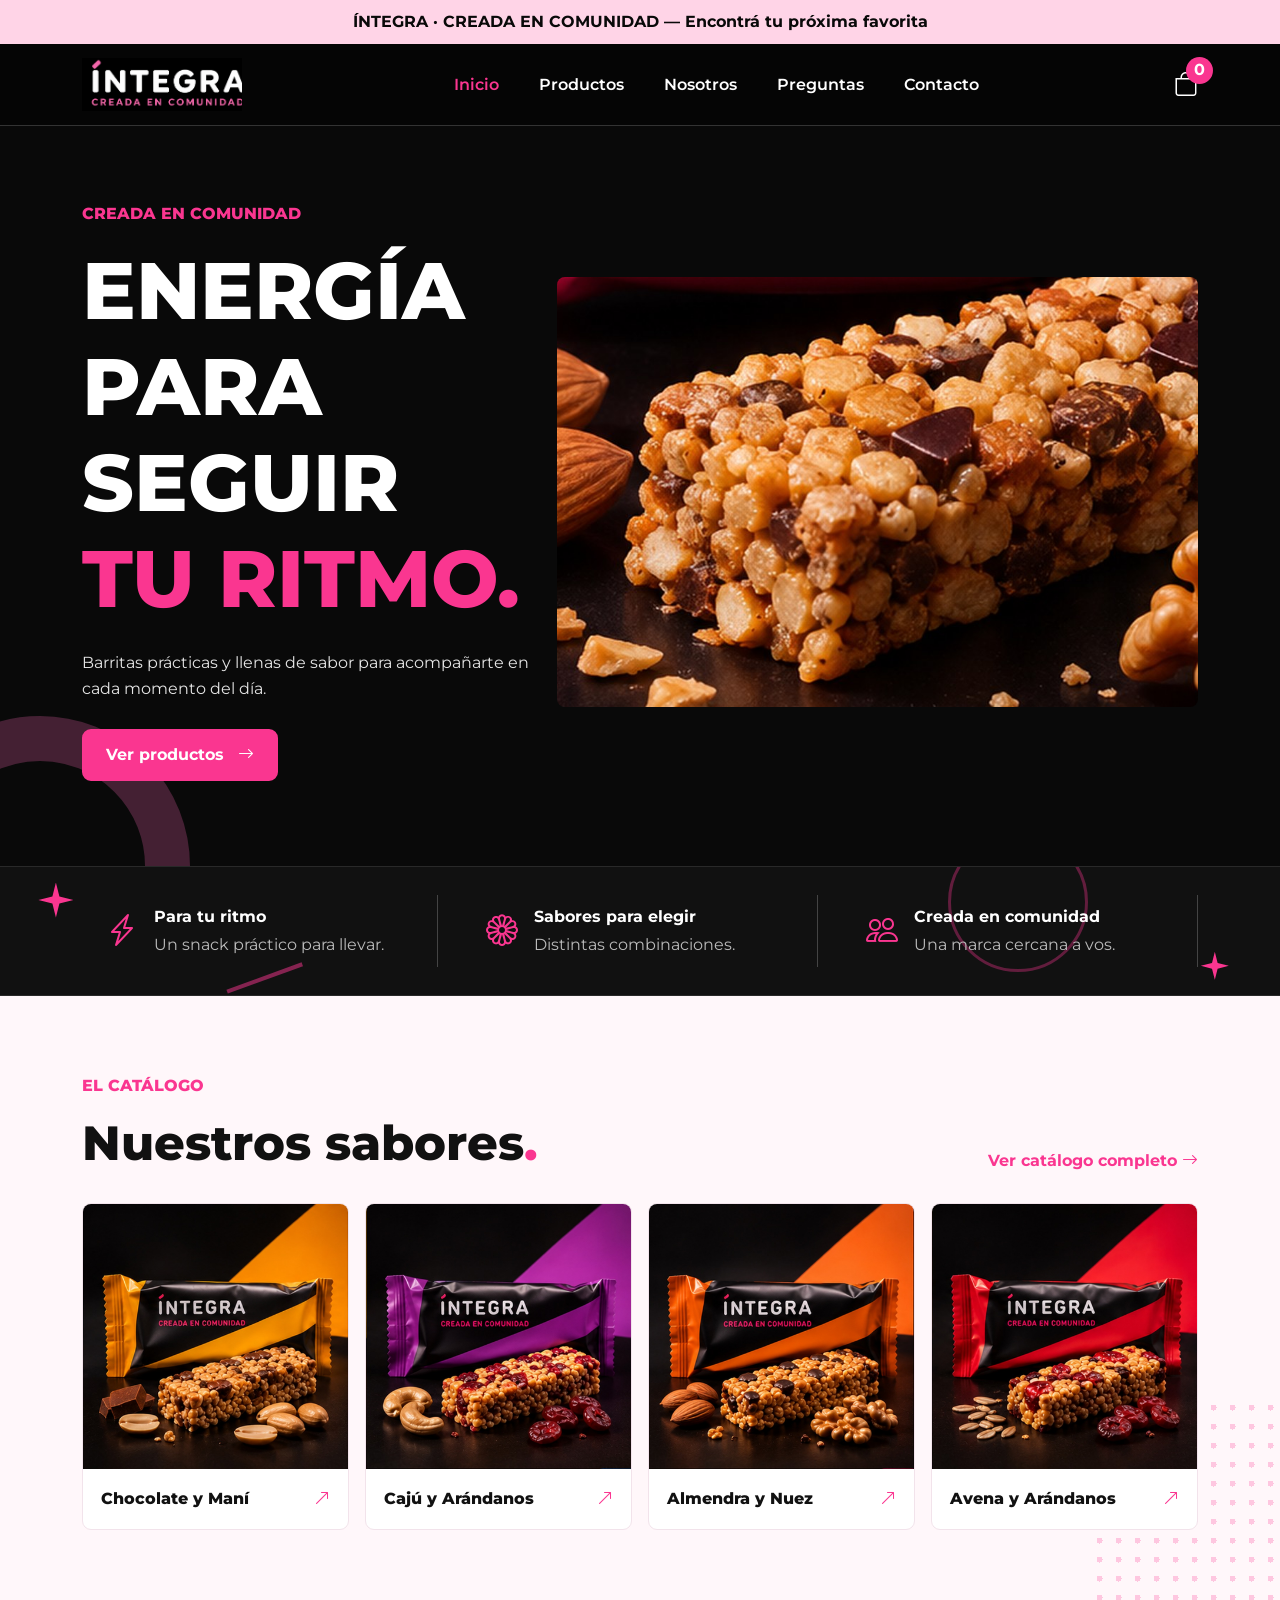
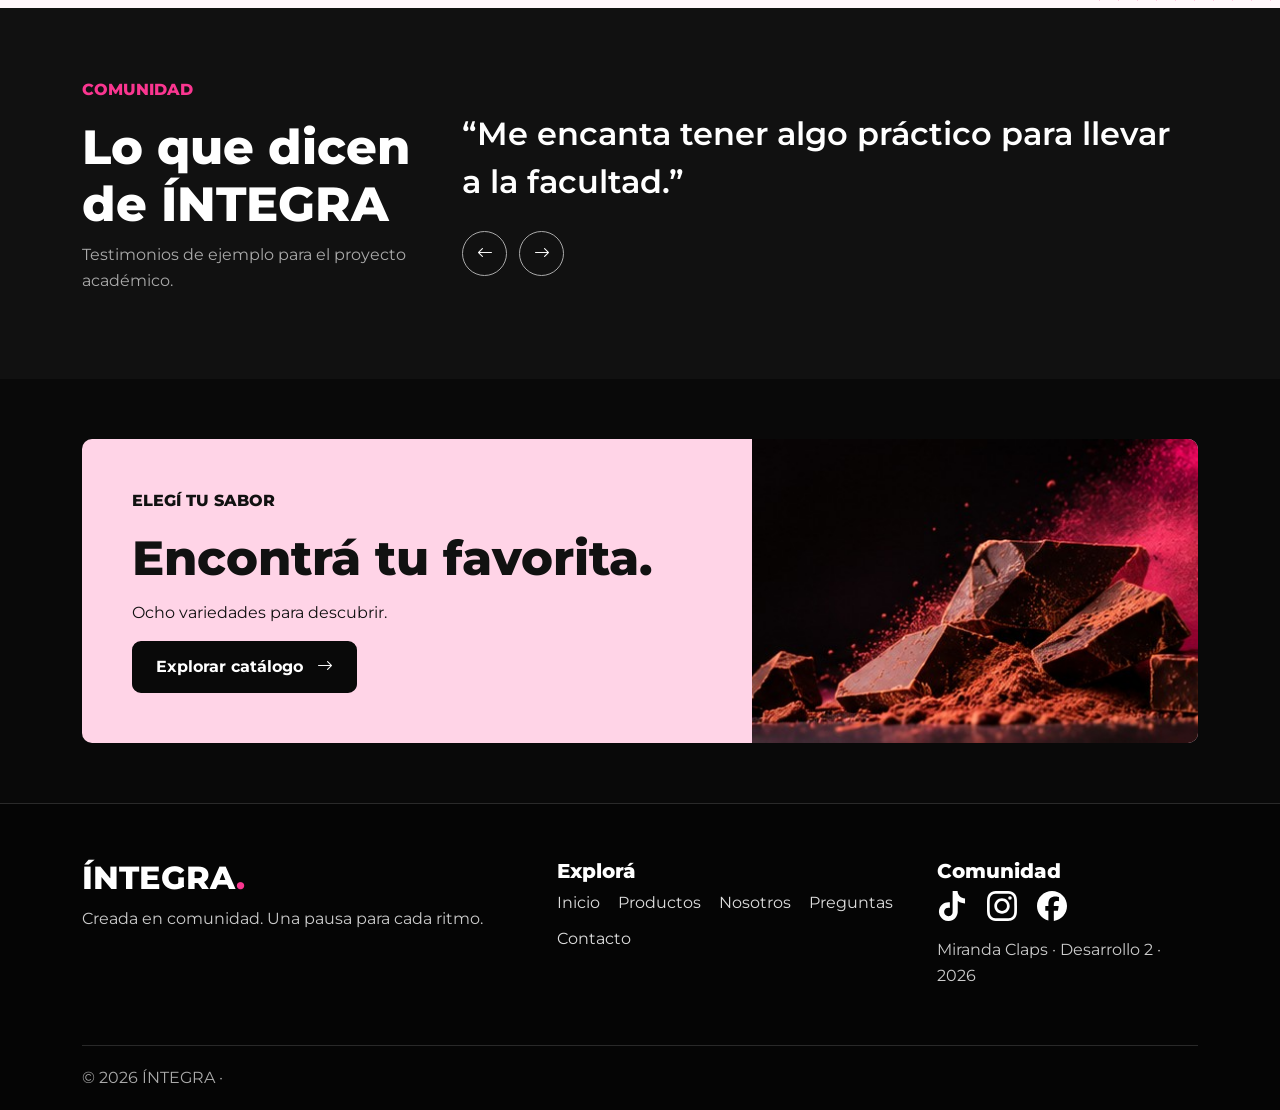
<file: index.html>
<!doctype html>
<html lang="es">

<head>
    <meta charset="UTF-8">
    <meta name="viewport" content="width=device-width, initial-scale=1">
    <meta name="description" content="ÍNTEGRA, barritas para seguir tu ritmo. Sitio académico de demostración.">
    <title>Inicio | ÍNTEGRA</title>
    <link rel="preconnect" href="https://fonts.googleapis.com">
    <link rel="preconnect" href="https://fonts.gstatic.com" crossorigin>
    <link href="https://fonts.googleapis.com/css2?family=Montserrat:wght@400;500;600;700;800;900&display=swap"
        rel="stylesheet">
    <link href="https://cdn.jsdelivr.net/npm/bootstrap@5.3.3/dist/css/bootstrap.min.css" rel="stylesheet">
    <link href="https://cdn.jsdelivr.net/npm/bootstrap-icons@1.11.3/font/bootstrap-icons.min.css" rel="stylesheet">
    <link href="css/estilos.css" rel="stylesheet">
</head>

<body>
    <div class="barra-superior text-center">ÍNTEGRA · CREADA EN COMUNIDAD <span class="d-none d-md-inline">— Encontrá tu
            próxima favorita</span></div>
    <header class="sticky-top encabezado-sitio">
        <nav class="navbar navbar-expand-lg navbar-dark">
            <div class="container"><a class="navbar-brand" href="index.html" aria-label="ÍNTEGRA, ir al inicio"><img
                        src="img/logo-integra-aprobado.png" alt="ÍNTEGRA creada en comunidad" width="160"
                        height="55"></a>
                <div class="d-flex align-items-center gap-3 order-lg-3"><a href="productos.html#carrito"
                        class="enlace-carrito" aria-label="Ver carrito"><i class="bi bi-bag"></i><span
                            id="cart-count">0</span></a><button class="navbar-toggler" type="button"
                        data-bs-toggle="collapse" data-bs-target="#mainNav" aria-controls="mainNav"
                        aria-expanded="false" aria-label="Abrir menú"><span class="navbar-toggler-icon"></span></button>
                </div>
                <div class="collapse navbar-collapse" id="mainNav">
                    <ul class="navbar-nav mx-auto gap-lg-4">
                        <li class="nav-item"><a class="nav-link active" href="index.html">Inicio</a></li>
                        <li class="nav-item"><a class="nav-link " href="productos.html">Productos</a></li>
                        <li class="nav-item"><a class="nav-link " href="nosotros.html">Nosotros</a></li>
                        <li class="nav-item"><a class="nav-link " href="preguntas.html">Preguntas</a></li>
                        <li class="nav-item"><a class="nav-link " href="contacto.html">Contacto</a></li>
                    </ul>
                </div>
            </div>
        </nav>
    </header>
    <main>
        <section class="portada decoracion-portada">
            <div class="container">
                <div class="row align-items-center g-4">
                    <div class="col-lg-5 texto-portada"><span class="subtitulo">CREADA EN COMUNIDAD</span>
                        <h1>ENERGÍA PARA SEGUIR <span>TU RITMO.</span></h1>
                        <p>Barritas prácticas y llenas de sabor para acompañarte en cada momento del día.</p><a
                            class="btn boton-rosa" href="productos.html">Ver productos <i
                                class="bi bi-arrow-right"></i></a>
                    </div>
                    <div class="col-lg-7">
                        <div class="foto-portada"><img src="img/detalle-avena.jpg" alt="hero Avena"
                                alt="Barrita ÍNTEGRA con cereales sobre fondo negro y rosa"></div>
                    </div>
                </div>
            </div><span class="aro-decorativo" aria-hidden="true"></span>
        </section>
        <section class="franja-beneficios">
            <div class="decoracion-beneficios" aria-hidden="true">
                <span class="destello destello-uno"></span>
                <span class="destello destello-dos"></span>
                <span class="circulo-beneficios"></span>
                <span class="zigzag-beneficios"></span>
            </div>
            <div class="container">
                <div class="row gy-3">
                    <div class="col-md-4">
                        <div class="beneficio"><i class="bi bi-lightning-charge"></i>
                            <div><strong>Para tu ritmo</strong><span>Un snack práctico para llevar.</span></div>
                        </div>
                    </div>
                    <div class="col-md-4">
                        <div class="beneficio"><i class="bi bi-flower1"></i>
                            <div><strong>Sabores para elegir</strong><span>Distintas combinaciones.</span></div>
                        </div>
                    </div>
                    <div class="col-md-4">
                        <div class="beneficio"><i class="bi bi-people"></i>
                            <div><strong>Creada en comunidad</strong><span>Una marca cercana a vos.</span></div>
                        </div>
                    </div>
                </div>
            </div>
        </section>
        <section class="seccion-clara seccion-sabores" id="sabores">
            <div class="container">
                <div class="titulo-seccion d-flex flex-wrap justify-content-between align-items-end gap-3">
                    <div><span class="subtitulo">EL CATÁLOGO</span>
                        <h2>Nuestros sabores<span class="punto-rosa">.</span></h2>
                    </div><a class="enlace-texto" href="productos.html">Ver catálogo completo <i
                            class="bi bi-arrow-right"></i></a>
                </div>
                <div class="row g-3">
                    <div class="col-6 col-lg-3">
                        <article class="tarjeta-sabor">
                            <div class="imagen-sabor"><img src="img/producto-chocolate-mani.jpg"
                                    alt="Barrita sabor Chocolate y Maní" loading="lazy"></div>
                            <div class="pie-sabor">
                                <h3>Chocolate y Maní</h3><a href="productos.html" aria-label="Ver Chocolate y Maní"><i
                                        class="bi bi-arrow-up-right"></i></a>
                            </div>
                        </article>
                    </div>
                    <div class="col-6 col-lg-3">
                        <article class="tarjeta-sabor">
                            <div class="imagen-sabor"><img src="img/producto-caju-arandanos.jpg"
                                    alt="Barrita sabor Cajú y Arándanos" loading="lazy"></div>
                            <div class="pie-sabor">
                                <h3>Cajú y Arándanos</h3><a href="productos.html" aria-label="Ver Cajú y Arándanos"><i
                                        class="bi bi-arrow-up-right"></i></a>
                            </div>
                        </article>
                    </div>
                    <div class="col-6 col-lg-3">
                        <article class="tarjeta-sabor">
                            <div class="imagen-sabor"><img src="img/producto-almendra-nuez.jpg"
                                    alt="Barrita sabor Almendra y Nuez" loading="lazy"></div>
                            <div class="pie-sabor">
                                <h3>Almendra y Nuez</h3><a href="productos.html" aria-label="Ver Almendra y Nuez"><i
                                        class="bi bi-arrow-up-right"></i></a>
                            </div>
                        </article>
                    </div>
                    <div class="col-6 col-lg-3">
                        <article class="tarjeta-sabor">
                            <div class="imagen-sabor"><img src="img/producto-limon.jpg" alt="Barrita sabor Limón"
                                    loading="lazy"></div>
                            <div class="pie-sabor">
                                <h3>Avena y Arándanos
                                </h3><a href="productos.html" aria-label="Ver Limón"><i
                                        class="bi bi-arrow-up-right"></i></a>
                            </div>
                        </article>
                    </div>
                </div>
            </div><span class="puntos-decorativos" aria-hidden="true"></span>
        </section>
        <section class="seccion-testimonios">
            <div class="container">
                <div class="row align-items-center g-4">
                    <div class="col-lg-4"><span class="subtitulo">COMUNIDAD</span>
                        <h2>Lo que dicen de ÍNTEGRA</h2>
                        <p class="aclaracion">Testimonios de ejemplo para el proyecto académico.</p>
                    </div>
                    <div class="col-lg-8">
                        <div id="reviews" class="carousel slide" data-bs-ride="false">
                            <div class="carousel-inner">
                                <div class="carousel-item active">
                                    <blockquote>“Me encanta tener algo práctico para llevar a la facultad.”</blockquote>
                                </div>
                                <div class="carousel-item">
                                    <blockquote>“Hay muchas combinaciones de sabores para probar.”</blockquote>
                                </div>
                                <div class="carousel-item">
                                    <blockquote>“Siempre llevo una barrita en la mochila.”</blockquote>
                                </div>
                            </div>
                            <div class="controles-testimonios"><button type="button" data-bs-target="#reviews"
                                    data-bs-slide="prev" aria-label="Anterior"><i
                                        class="bi bi-arrow-left"></i></button><button type="button"
                                    data-bs-target="#reviews" data-bs-slide="next" aria-label="Siguiente"><i
                                        class="bi bi-arrow-right"></i></button></div>
                        </div>
                    </div>
                </div>
            </div>
        </section>
        <section class="seccion-llamada-accion">
            <div class="container">
                <div class="caja-llamada-accion">
                    <div><span class="subtitulo dark">ELEGÍ TU SABOR</span>
                        <h2>Encontrá tu favorita.</h2>
                        <p>Ocho variedades para descubrir.</p><a class="btn boton-oscuro" href="productos.html">Explorar
                            catálogo <i class="bi bi-arrow-right"></i></a>
                    </div><img src="img/detalle-chocolate.jpg" alt="Chocolate en una composición de ingredientes"
                        loading="lazy">
                </div>
            </div>
        </section>
    </main>
    <footer class="pie-sitio">
        <div class="container">
            <div class="row gy-4">
                <div class="col-lg-5">
                    <h2 class="logo-pie">ÍNTEGRA<span>.</span></h2>
                    <p>Creada en comunidad. Una pausa para cada ritmo.</p>

                </div>
                <div class="col-lg-4">
                    <h3>Explorá</h3>
                    <div class="enlaces-pie"><a href="index.html">Inicio</a><a href="productos.html">Productos</a><a
                            href="nosotros.html">Nosotros</a><a href="preguntas.html">Preguntas</a><a
                            href="contacto.html">Contacto</a></div>
                </div>
                <div class="col-lg-3">
                    <h3>Comunidad</h3>
                    <div class="enlaces-redes">
                        <a href="https://www.tiktok.com/" target="_blank" rel="noopener noreferrer" aria-label="TikTok">
                            <img src="img/tiktok.svg" alt="TikTok">
                        </a>

                        <a href="https://www.instagram.com/" target="_blank" rel="noopener noreferrer"
                            aria-label="Instagram">
                            <img src=img/instagram.svg alt="Instagram">
                        </a>

                        <a href="https://www.facebook.com/" target="_blank" rel="noopener noreferrer"
                            aria-label="Facebook">
                            <img src="img/facebook.svg" alt="Facebook">
                        </a>
                    </div>
                    <p class="small mt-3">Miranda Claps · Desarrollo 2 · 2026</p>
                </div>
            </div>
            <div class="linea-pie">© 2026 ÍNTEGRA · </div>
        </div>
    </footer>
    <script src="https://cdn.jsdelivr.net/npm/bootstrap@5.3.3/dist/js/bootstrap.bundle.min.js"></script>
    <script src="js/productos.js"></script>
    <script src="js/app.js"></script>
</body>

</html>
</file>
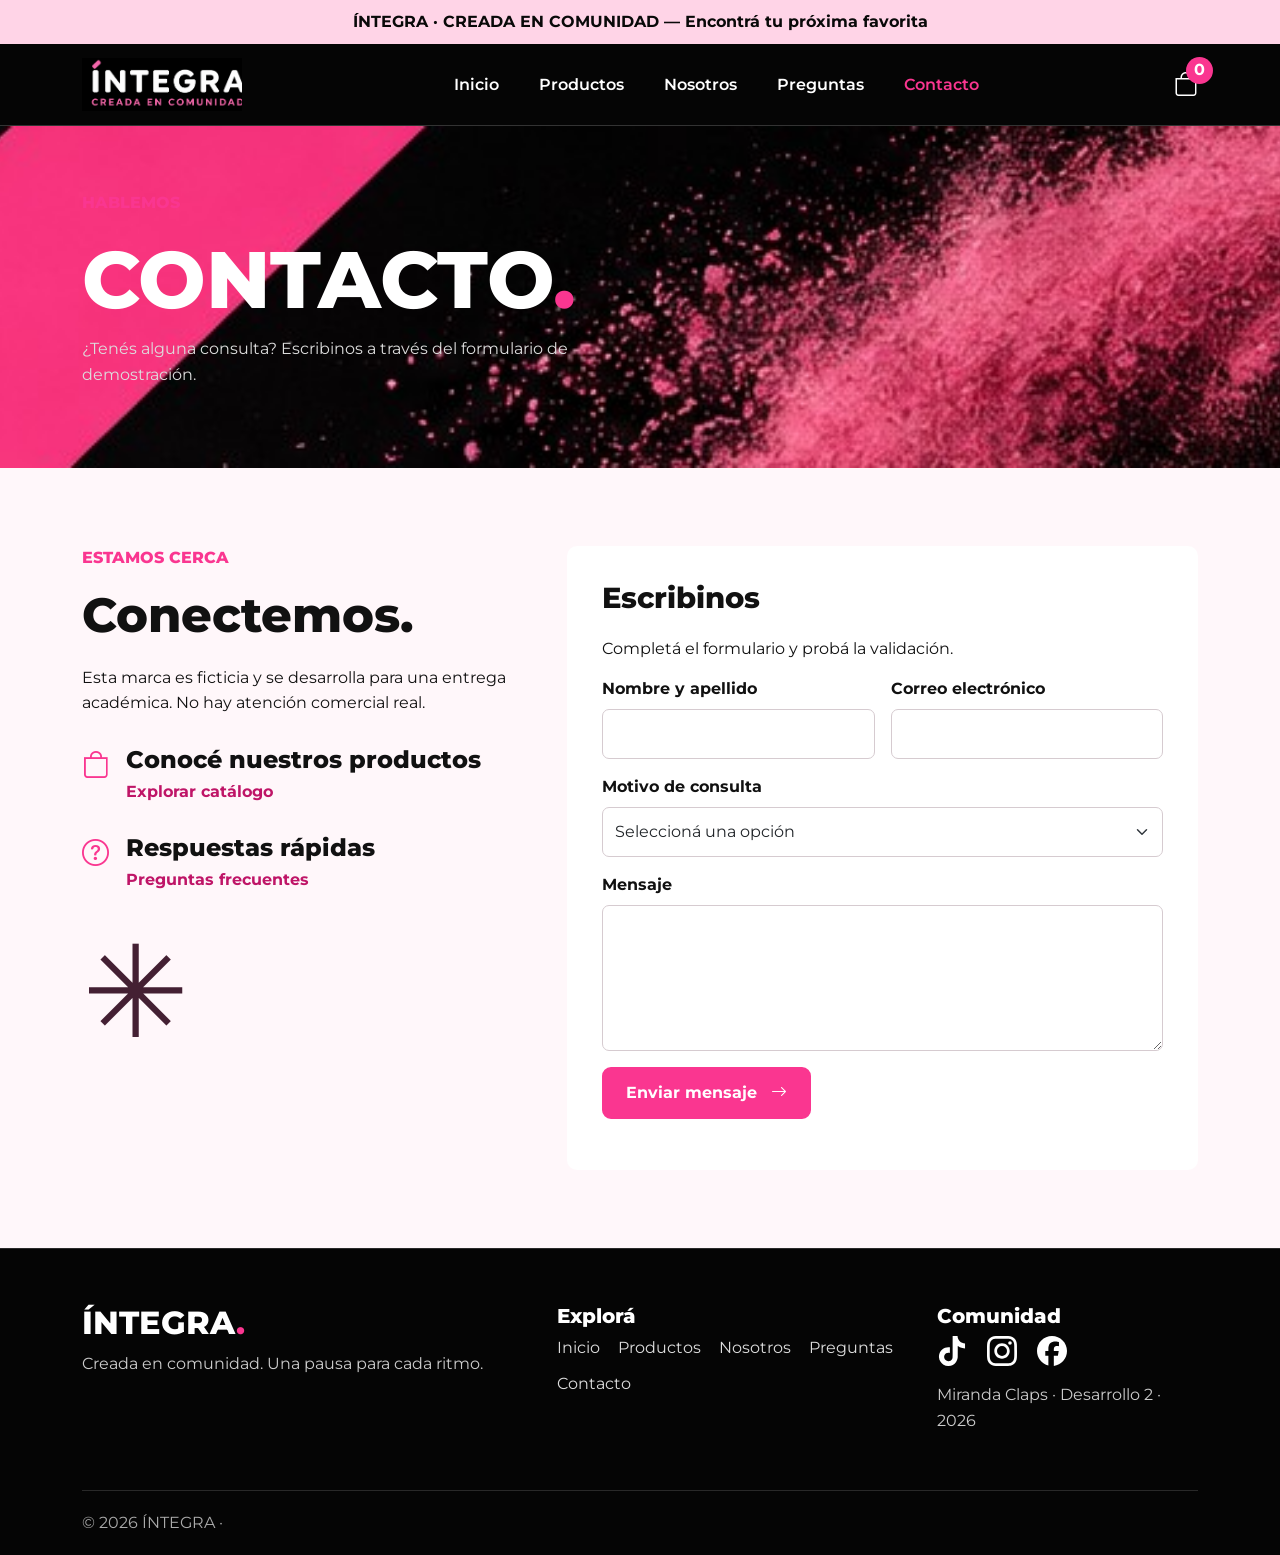
<file: contacto.html>
<!doctype html>
<html lang="es">

<head>
    <meta charset="UTF-8">
    <meta name="viewport" content="width=device-width, initial-scale=1">
    <meta name="description" content="ÍNTEGRA, barritas para seguir tu ritmo. Sitio académico de demostración.">
    <title>Contacto | ÍNTEGRA</title>
    <link rel="preconnect" href="https://fonts.googleapis.com">
    <link rel="preconnect" href="https://fonts.gstatic.com" crossorigin>
    <link href="https://fonts.googleapis.com/css2?family=Montserrat:wght@400;500;600;700;800;900&display=swap"
        rel="stylesheet">
    <link href="https://cdn.jsdelivr.net/npm/bootstrap@5.3.3/dist/css/bootstrap.min.css" rel="stylesheet">
    <link href="https://cdn.jsdelivr.net/npm/bootstrap-icons@1.11.3/font/bootstrap-icons.min.css" rel="stylesheet">
    <link href="css/estilos.css" rel="stylesheet">
</head>

<body>
    <div class="barra-superior text-center">ÍNTEGRA · CREADA EN COMUNIDAD <span class="d-none d-md-inline">— Encontrá tu
            próxima favorita</span></div>
    <header class="sticky-top encabezado-sitio">
        <nav class="navbar navbar-expand-lg navbar-dark">
            <div class="container"><a class="navbar-brand" href="index.html" aria-label="ÍNTEGRA, ir al inicio"><img
                        src="img/logo-integra-aprobado.png" alt="ÍNTEGRA creada en comunidad" width="160"
                        height="55"></a>
                <div class="d-flex align-items-center gap-3 order-lg-3"><a href="productos.html#carrito"
                        class="enlace-carrito" aria-label="Ver carrito"><i class="bi bi-bag"></i><span
                            id="cart-count">0</span></a><button class="navbar-toggler" type="button"
                        data-bs-toggle="collapse" data-bs-target="#mainNav" aria-controls="mainNav"
                        aria-expanded="false" aria-label="Abrir menú"><span class="navbar-toggler-icon"></span></button>
                </div>
                <div class="collapse navbar-collapse" id="mainNav">
                    <ul class="navbar-nav mx-auto gap-lg-4">
                        <li class="nav-item"><a class="nav-link " href="index.html">Inicio</a></li>
                        <li class="nav-item"><a class="nav-link " href="productos.html">Productos</a></li>
                        <li class="nav-item"><a class="nav-link " href="nosotros.html">Nosotros</a></li>
                        <li class="nav-item"><a class="nav-link " href="preguntas.html">Preguntas</a></li>
                        <li class="nav-item"><a class="nav-link active" href="contacto.html">Contacto</a></li>
                    </ul>
                </div>
            </div>
        </nav>
    </header>
    <main>
        <section class="banner-pagina banner-contacto">
            <div class="container">
                <div class="row align-items-center g-4">
                    <div class="col-lg-6"><span class="subtitulo">HABLEMOS</span>
                        <h1>CONTACTO<span class="punto-rosa">.</span></h1>
                        <p>¿Tenés alguna consulta? Escribinos a través del formulario de demostración.</p>
                    </div>
                   
                </div>
            </div>
        </section>
        <section class="seccion-clara seccion-contacto">
            <div class="container">
                <div class="row g-5">
                    <div class="col-lg-5"><span class="subtitulo">ESTAMOS CERCA</span>
                        <h2>Conectemos.</h2>
                        <p>Esta marca es ficticia y se desarrolla para una entrega académica. No hay atención comercial
                            real.</p>
                        <div class="detalle-contacto"><i class="bi bi-bag"></i>
                            <div>
                                <h3>Conocé nuestros productos</h3><a href="productos.html">Explorar catálogo</a>
                            </div>
                        </div>
                        <div class="detalle-contacto"><i class="bi bi-question-circle"></i>
                            <div>
                                <h3>Respuestas rápidas</h3><a href="preguntas.html">Preguntas frecuentes</a>
                            </div>
                        </div>
                        <div class="dibujo-contacto" aria-hidden="true">✳</div>
                    </div>
                    <div class="col-lg-7">
                        <form class="formulario-contacto needs-validation" id="formulario-contacto" novalidate>
                            <h2>Escribinos</h2>
                            <p>Completá el formulario y probá la validación.</p>
                            <div class="row g-3">
                                <div class="col-md-6"><label class="form-label" for="nombre">Nombre y
                                        apellido</label><input class="form-control" id="nombre" name="nombre" required
                                        minlength="3" autocomplete="name">
                                    <div class="invalid-feedback">Ingresá al menos 3 caracteres.</div>
                                </div>
                                <div class="col-md-6"><label class="form-label" for="email">Correo
                                        electrónico</label><input class="form-control" type="email" id="email"
                                        name="email" required autocomplete="email">
                                    <div class="invalid-feedback">Ingresá un correo válido.</div>
                                </div>
                                <div class="col-12"><label class="form-label" for="motivo">Motivo de
                                        consulta</label><select class="form-select" id="motivo" name="motivo" required>
                                        <option valor="">Seleccioná una opción</option>
                                        <option>Productos</option>
                                        <option>Sobre el proyecto</option>
                                        <option>Otra consulta</option>
                                    </select>
                                    <div class="invalid-feedback">Seleccioná un motivo.</div>
                                </div>
                                <div class="col-12"><label class="form-label" for="mensaje">Mensaje</label><textarea
                                        class="form-control" id="mensaje" name="mensaje" rows="5" minlength="10"
                                        required></textarea>
                                    <div class="invalid-feedback">Escribí al menos 10 caracteres.</div>
                                </div>
                                <div class="col-12"><button class="btn boton-rosa" type="submit">Enviar mensaje <i
                                            class="bi bi-arrow-right"></i></button></div>
                            </div>
                            <p class="estado-formulario" id="estado-formulario" role="status" aria-live="polite"></p>
                
                        </form>
                    </div>
                </div>
            </div>
        </section>
    </main>
 <footer class="pie-sitio">
        <div class="container">
            <div class="row gy-4">
                <div class="col-lg-5">
                    <h2 class="logo-pie">ÍNTEGRA<span>.</span></h2>
                    <p>Creada en comunidad. Una pausa para cada ritmo.</p>

                </div>
                <div class="col-lg-4">
                    <h3>Explorá</h3>
                    <div class="enlaces-pie"><a href="index.html">Inicio</a><a href="productos.html">Productos</a><a
                            href="nosotros.html">Nosotros</a><a href="preguntas.html">Preguntas</a><a
                            href="contacto.html">Contacto</a></div>
                </div>
                <div class="col-lg-3">
                    <h3>Comunidad</h3>
                    <div class="enlaces-redes">
                        <a href="https://www.tiktok.com/" target="_blank" rel="noopener noreferrer" aria-label="TikTok">
                            <img src="img/tiktok.svg" alt="TikTok">
                        </a>

                        <a href="https://www.instagram.com/" target="_blank" rel="noopener noreferrer"
                            aria-label="Instagram">
                            <img src=img/instagram.svg alt="Instagram">
                        </a>

                        <a href="https://www.facebook.com/" target="_blank" rel="noopener noreferrer"
                            aria-label="Facebook">
                            <img src="img/facebook.svg" alt="Facebook">
                        </a>
                    </div>
                    <p class="small mt-3">Miranda Claps · Desarrollo 2 · 2026</p>
                </div>
            </div>
            <div class="linea-pie">© 2026 ÍNTEGRA · </div>
        </div>
    </footer>
    <script src="https://cdn.jsdelivr.net/npm/bootstrap@5.3.3/dist/js/bootstrap.bundle.min.js"></script>
    <script src="js/productos.js"></script>
    <script src="js/app.js"></script>
</body>

</html>
</file>
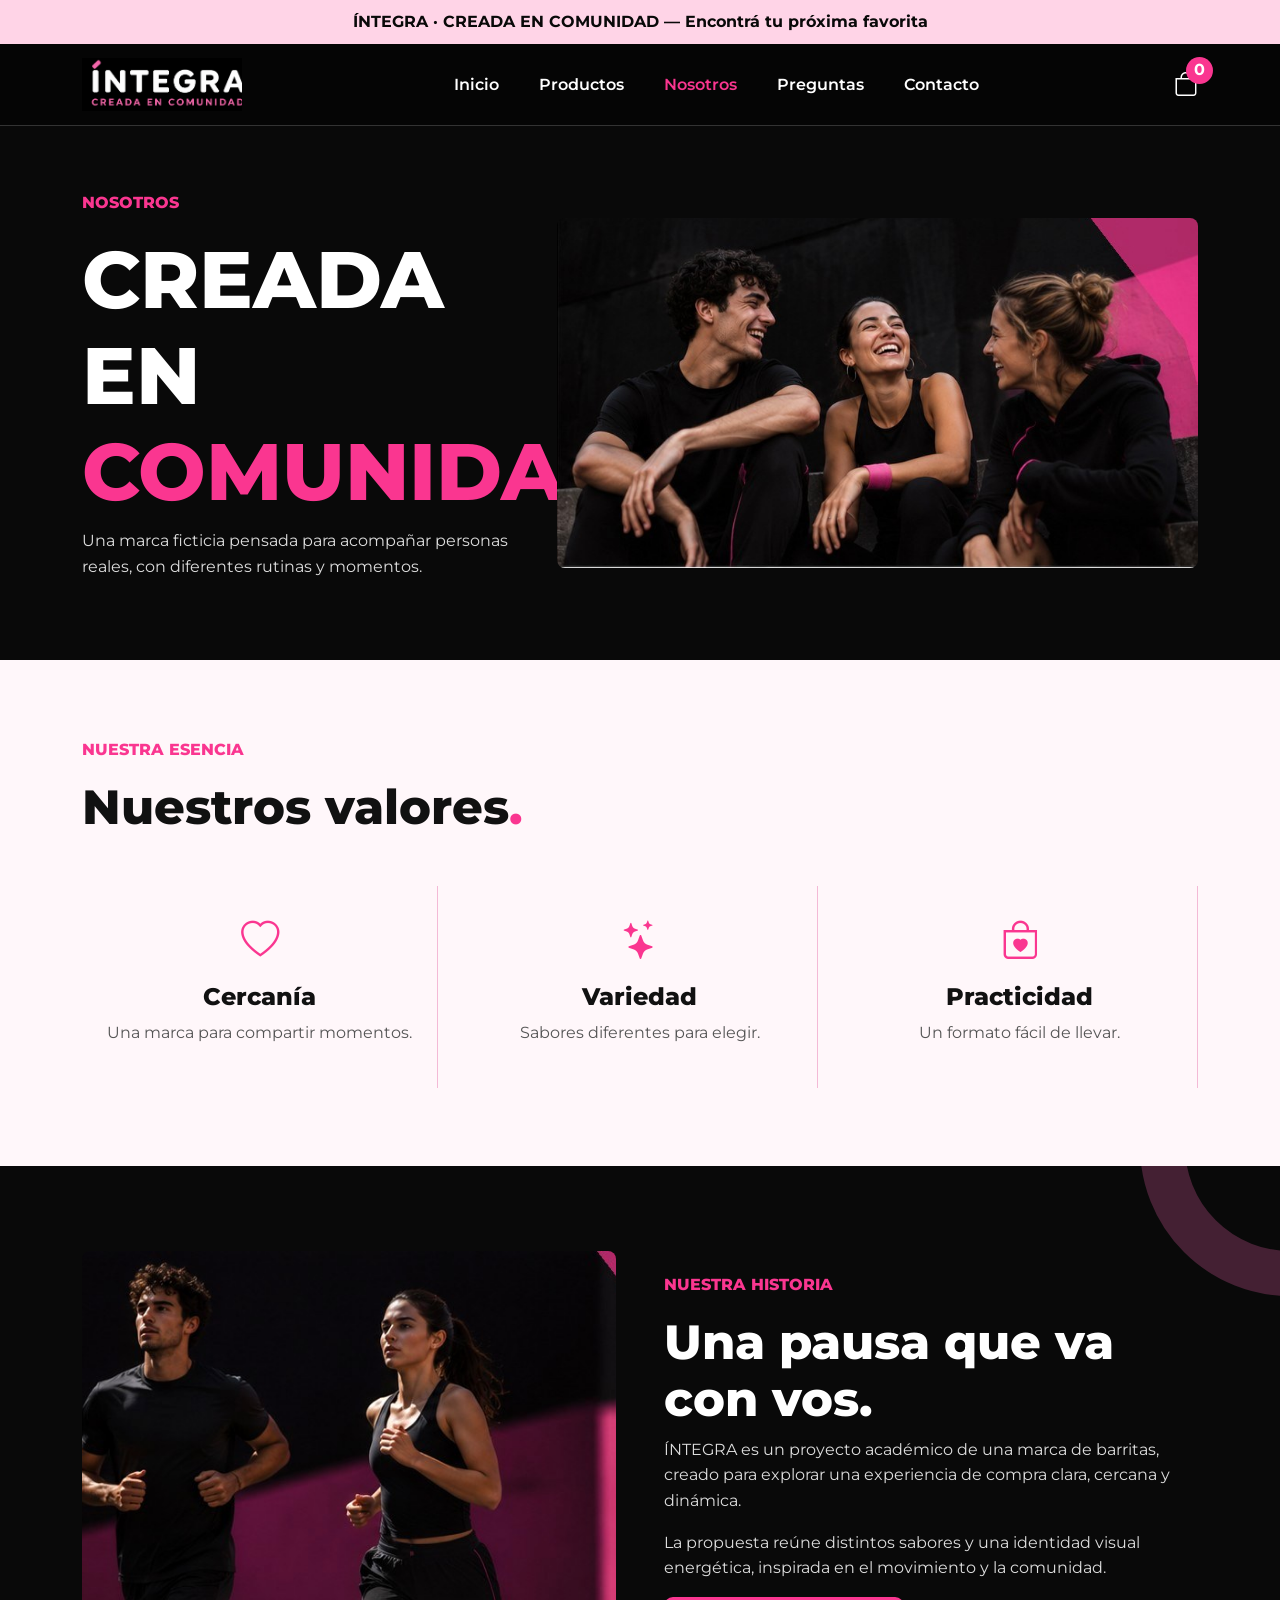
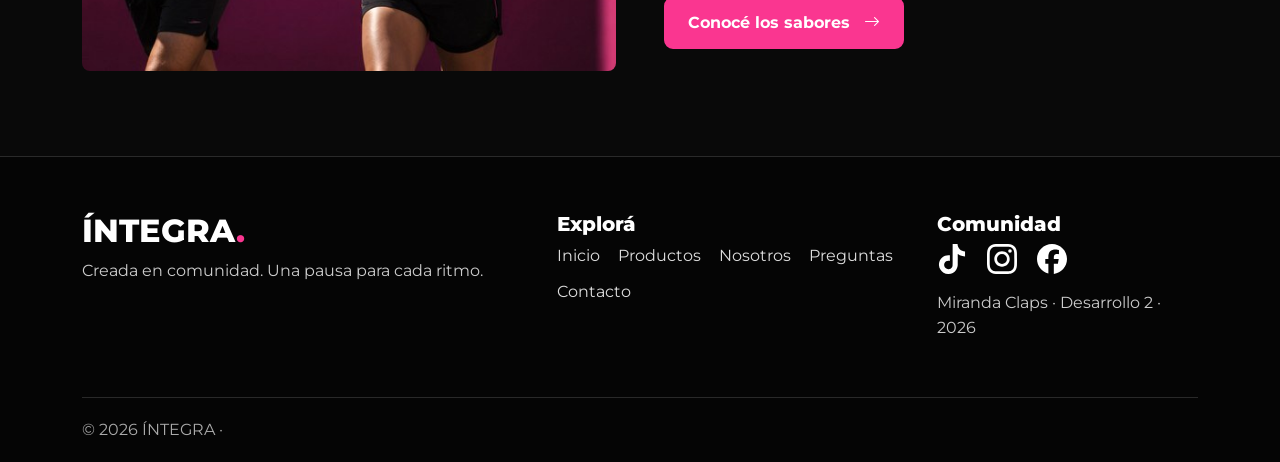
<file: nosotros.html>
<!doctype html>
<html lang="es">

<head>
    <meta charset="UTF-8">
    <meta name="viewport" content="width=device-width, initial-scale=1">
    <meta name="description" content="ÍNTEGRA, barritas para seguir tu ritmo. Sitio académico de demostración.">
    <title>Nosotros | ÍNTEGRA</title>
    <link rel="preconnect" href="https://fonts.googleapis.com">
    <link rel="preconnect" href="https://fonts.gstatic.com" crossorigin>
    <link href="https://fonts.googleapis.com/css2?family=Montserrat:wght@400;500;600;700;800;900&display=swap"
        rel="stylesheet">
    <link href="https://cdn.jsdelivr.net/npm/bootstrap@5.3.3/dist/css/bootstrap.min.css" rel="stylesheet">
    <link href="https://cdn.jsdelivr.net/npm/bootstrap-icons@1.11.3/font/bootstrap-icons.min.css" rel="stylesheet">
    <link href="css/estilos.css" rel="stylesheet">
</head>

<body>
    <div class="barra-superior text-center">ÍNTEGRA · CREADA EN COMUNIDAD <span class="d-none d-md-inline">— Encontrá tu
            próxima favorita</span></div>
    <header class="sticky-top encabezado-sitio">
        <nav class="navbar navbar-expand-lg navbar-dark">
            <div class="container"><a class="navbar-brand" href="index.html" aria-label="ÍNTEGRA, ir al inicio"><img
                        src="img/logo-integra-aprobado.png" alt="ÍNTEGRA creada en comunidad" width="160"
                        height="55"></a>
                <div class="d-flex align-items-center gap-3 order-lg-3"><a href="productos.html#carrito"
                        class="enlace-carrito" aria-label="Ver carrito"><i class="bi bi-bag"></i><span
                            id="cart-count">0</span></a><button class="navbar-toggler" type="button"
                        data-bs-toggle="collapse" data-bs-target="#mainNav" aria-controls="mainNav"
                        aria-expanded="false" aria-label="Abrir menú"><span class="navbar-toggler-icon"></span></button>
                </div>
                <div class="collapse navbar-collapse" id="mainNav">
                    <ul class="navbar-nav mx-auto gap-lg-4">
                        <li class="nav-item"><a class="nav-link " href="index.html">Inicio</a></li>
                        <li class="nav-item"><a class="nav-link " href="productos.html">Productos</a></li>
                        <li class="nav-item"><a class="nav-link active" href="nosotros.html">Nosotros</a></li>
                        <li class="nav-item"><a class="nav-link " href="preguntas.html">Preguntas</a></li>
                        <li class="nav-item"><a class="nav-link " href="contacto.html">Contacto</a></li>
                    </ul>
                </div>
            </div>
        </nav>
    </header>
    <main>
        <section class="banner-pagina banner-nosotros">
            <div class="container">
                <div class="row align-items-center g-4">
                    <div class="col-lg-5"><span class="subtitulo">NOSOTROS</span>
                        <h1>CREADA EN <span>COMUNIDAD.</span></h1>
                        <p>Una marca ficticia pensada para acompañar personas reales, con diferentes rutinas y momentos.
                        </p>
                    </div>
                    <div class="col-lg-7"><img src="img/lifestyle-amigos.jpg"
                            alt="Grupo de amigos compartiendo un momento" class="imagen-banner"></div>
                </div>
            </div>
        </section>
        <section class="seccion-clara seccion-valores">
            <div class="container"><span class="subtitulo">NUESTRA ESENCIA</span>
                <h2>Nuestros valores<span class="punto-rosa">.</span></h2>
                <div class="row g-4 mt-3">
                    <div class="col-md-4">
                        <div class="valor"><i class="bi bi-heart"></i>
                            <h3>Cercanía</h3>
                            <p>Una marca para compartir momentos.</p>
                        </div>
                    </div>
                    <div class="col-md-4">
                        <div class="valor"><i class="bi bi-stars"></i>
                            <h3>Variedad</h3>
                            <p>Sabores diferentes para elegir.</p>
                        </div>
                    </div>
                    <div class="col-md-4">
                        <div class="valor"><i class="bi bi-bag-heart"></i>
                            <h3>Practicidad</h3>
                            <p>Un formato fácil de llevar.</p>
                        </div>
                    </div>
                </div>
            </div>
        </section>
        <section class="seccion-historia">
            <div class="container">
                <div class="row align-items-center g-5">
                    <div class="col-lg-6">
                        <div class="foto-historia"><img src="img/lifestyle-running.jpg"
                                alt="Personas corriendo en un entorno urbano" loading="lazy"></div>
                    </div>
                    <div class="col-lg-6"><span class="subtitulo">NUESTRA HISTORIA</span>
                        <h2>Una pausa que va con vos.</h2>
                        <p>ÍNTEGRA es un proyecto académico de una marca de barritas, creado para explorar una
                            experiencia de compra clara, cercana y dinámica.</p>
                        <p>La propuesta reúne distintos sabores y una identidad visual energética, inspirada en el
                            movimiento y la comunidad.</p><a class="btn boton-rosa" href="productos.html">Conocé los
                            sabores <i class="bi bi-arrow-right"></i></a>
                    </div>
                </div>
            </div><span class="aro-decorativo aro-historia" aria-hidden="true"></span>
        </section>
    </main>
    <footer class="pie-sitio">
        <div class="container">
            <div class="row gy-4">
                <div class="col-lg-5">
                    <h2 class="logo-pie">ÍNTEGRA<span>.</span></h2>
                    <p>Creada en comunidad. Una pausa para cada ritmo.</p>

                </div>
                <div class="col-lg-4">
                    <h3>Explorá</h3>
                    <div class="enlaces-pie"><a href="index.html">Inicio</a><a href="productos.html">Productos</a><a
                            href="nosotros.html">Nosotros</a><a href="preguntas.html">Preguntas</a><a
                            href="contacto.html">Contacto</a></div>
                </div>
                <div class="col-lg-3">
                    <h3>Comunidad</h3>
                    <div class="enlaces-redes">
                        <a href="https://www.tiktok.com/" target="_blank" rel="noopener noreferrer" aria-label="TikTok">
                            <img src="img/tiktok.svg" alt="TikTok">
                        </a>

                        <a href="https://www.instagram.com/" target="_blank" rel="noopener noreferrer"
                            aria-label="Instagram">
                            <img src=img/instagram.svg alt="Instagram">
                        </a>

                        <a href="https://www.facebook.com/" target="_blank" rel="noopener noreferrer"
                            aria-label="Facebook">
                            <img src="img/facebook.svg" alt="Facebook">
                        </a>
                    </div>
                    <p class="small mt-3">Miranda Claps · Desarrollo 2 · 2026</p>
                </div>
            </div>
            <div class="linea-pie">© 2026 ÍNTEGRA · </div>
        </div>
    </footer>
    <script src="https://cdn.jsdelivr.net/npm/bootstrap@5.3.3/dist/js/bootstrap.bundle.min.js"></script>
    <script src="js/productos.js"></script>
    <script src="js/app.js"></script>
</body>

</html>
</file>
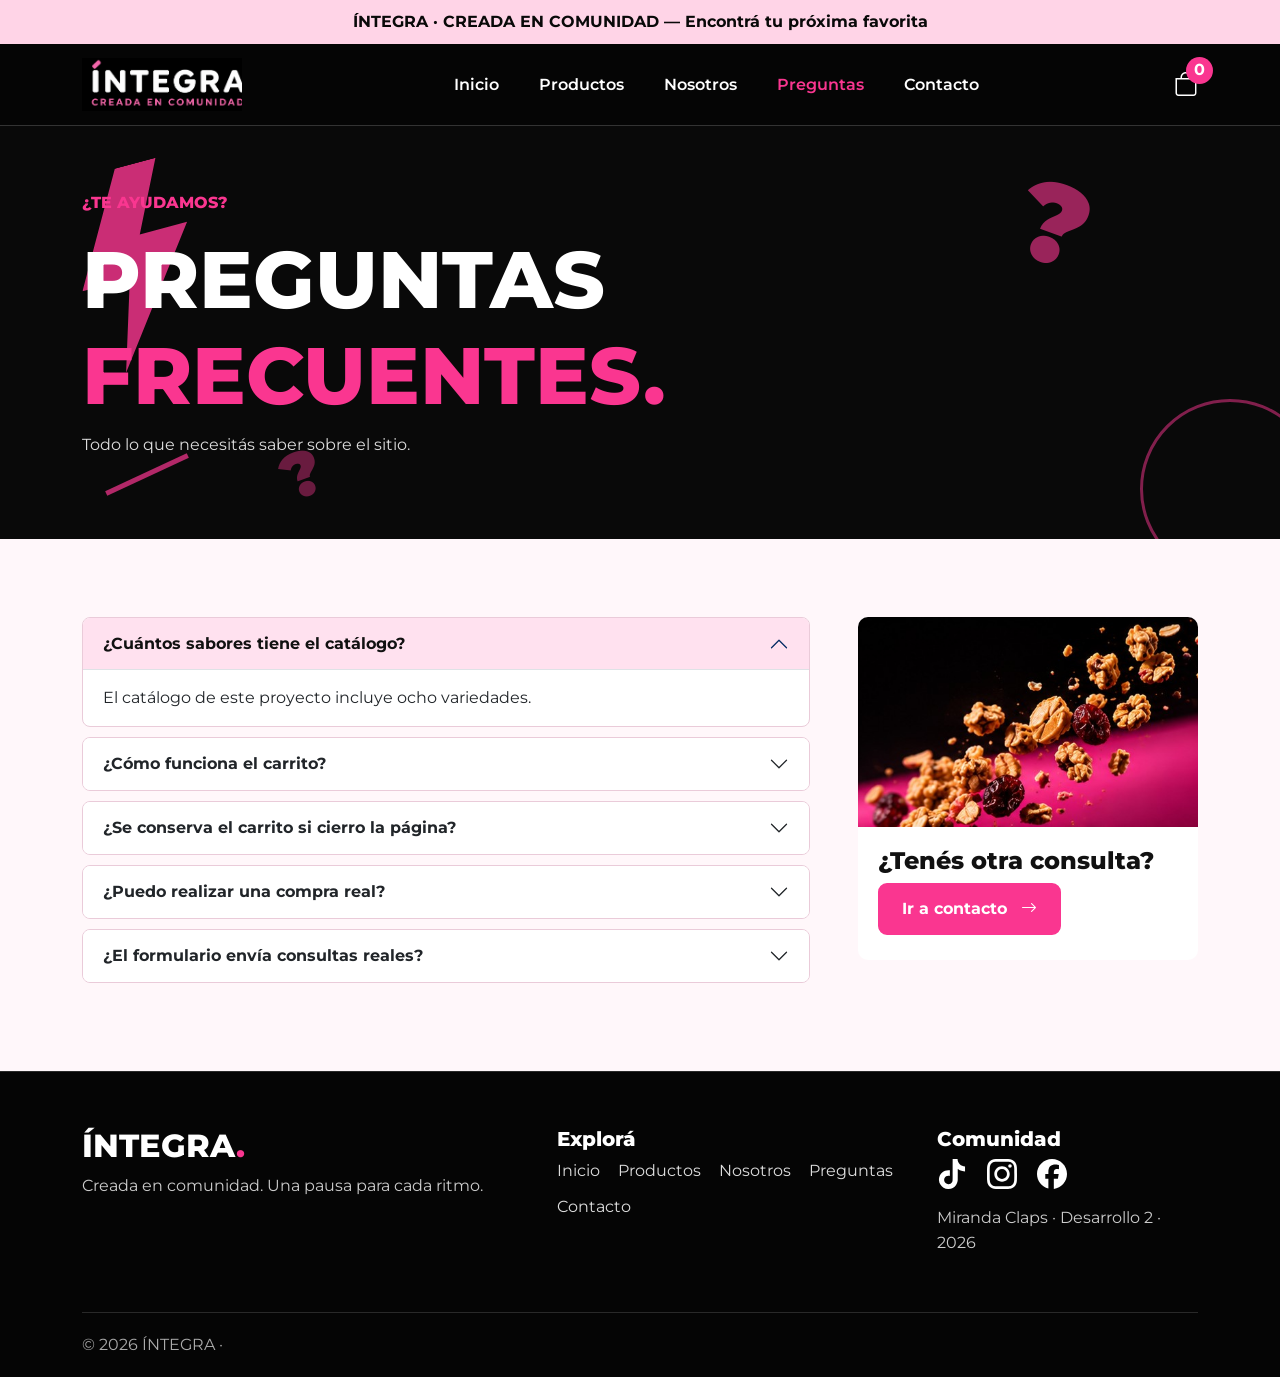
<file: preguntas.html>
<!doctype html>
<html lang="es">

<head>
    <meta charset="UTF-8">
    <meta name="viewport" content="width=device-width, initial-scale=1">
    <meta name="description" content="ÍNTEGRA, barritas para seguir tu ritmo. Sitio académico de demostración.">
    <title>Preguntas frecuentes | ÍNTEGRA</title>
    <link rel="preconnect" href="https://fonts.googleapis.com">
    <link rel="preconnect" href="https://fonts.gstatic.com" crossorigin>
    <link href="https://fonts.googleapis.com/css2?family=Montserrat:wght@400;500;600;700;800;900&display=swap"
        rel="stylesheet">
    <link href="https://cdn.jsdelivr.net/npm/bootstrap@5.3.3/dist/css/bootstrap.min.css" rel="stylesheet">
    <link href="https://cdn.jsdelivr.net/npm/bootstrap-icons@1.11.3/font/bootstrap-icons.min.css" rel="stylesheet">
    <link href="css/estilos.css" rel="stylesheet">
</head>

<body>
    <div class="barra-superior text-center">ÍNTEGRA · CREADA EN COMUNIDAD <span class="d-none d-md-inline">— Encontrá tu
            próxima favorita</span></div>
    <header class="sticky-top encabezado-sitio">
        <nav class="navbar navbar-expand-lg navbar-dark">
            <div class="container"><a class="navbar-brand" href="index.html" aria-label="ÍNTEGRA, ir al inicio"><img
                        src="img/logo-integra-aprobado.png" alt="ÍNTEGRA creada en comunidad" width="160"
                        height="55"></a>
                <div class="d-flex align-items-center gap-3 order-lg-3"><a href="productos.html#carrito"
                        class="enlace-carrito" aria-label="Ver carrito"><i class="bi bi-bag"></i><span
                            id="cart-count">0</span></a><button class="navbar-toggler" type="button"
                        data-bs-toggle="collapse" data-bs-target="#mainNav" aria-controls="mainNav"
                        aria-expanded="false" aria-label="Abrir menú"><span class="navbar-toggler-icon"></span></button>
                </div>
                <div class="collapse navbar-collapse" id="mainNav">
                    <ul class="navbar-nav mx-auto gap-lg-4">
                        <li class="nav-item"><a class="nav-link " href="index.html">Inicio</a></li>
                        <li class="nav-item"><a class="nav-link " href="productos.html">Productos</a></li>
                        <li class="nav-item"><a class="nav-link " href="nosotros.html">Nosotros</a></li>
                        <li class="nav-item"><a class="nav-link active" href="preguntas.html">Preguntas</a></li>
                        <li class="nav-item"><a class="nav-link " href="contacto.html">Contacto</a></li>
                    </ul>
                </div>
            </div>
        </nav>
    </header>
    <main>
        <section class="banner-pagina banner-preguntas">
            <div class="decoracion-preguntas" aria-hidden="true">
                <span class="rayo-preguntas"></span>
                <span class="pregunta-decorativa pregunta-uno">?</span>
                <span class="pregunta-decorativa pregunta-dos">?</span>
                <span class="circulo-preguntas"></span>
                <span class="linea-preguntas"></span>
            </div>
            <div class="container"><span class="subtitulo">¿TE AYUDAMOS?</span>
                <h1>PREGUNTAS <span>FRECUENTES.</span></h1>
                <p>Todo lo que necesitás saber sobre el sitio.</p>
            </div>
        </section>
        <section class="seccion-clara seccion-preguntas">
            <div class="container">
                <div class="row g-5">
                    <div class="col-lg-8">
                        <div class="accordion" id="faqs">
                            <div class="accordion-item">
                                <h2 class="accordion-header"><button class="accordion-button " type="button"
                                        data-bs-toggle="collapse" data-bs-target="#faq0" aria-expanded="true">¿Cuántos
                                        sabores tiene el catálogo?</button></h2>
                                <div id="faq0" class="accordion-collapse collapse show" data-bs-parent="#faqs">
                                    <div class="accordion-body">El catálogo de este proyecto incluye ocho variedades.
                                    </div>
                                </div>
                            </div>
                            <div class="accordion-item">
                                <h2 class="accordion-header"><button class="accordion-button collapsed" type="button"
                                        data-bs-toggle="collapse" data-bs-target="#faq1" aria-expanded="false">¿Cómo
                                        funciona el carrito?</button></h2>
                                <div id="faq1" class="accordion-collapse collapse " data-bs-parent="#faqs">
                                    <div class="accordion-body">Podés agregar y eliminar productos. El total se
                                        actualiza automáticamente.</div>
                                </div>
                            </div>
                            <div class="accordion-item">
                                <h2 class="accordion-header"><button class="accordion-button collapsed" type="button"
                                        data-bs-toggle="collapse" data-bs-target="#faq2" aria-expanded="false">¿Se
                                        conserva el carrito si cierro la página?</button></h2>
                                <div id="faq2" class="accordion-collapse collapse " data-bs-parent="#faqs">
                                    <div class="accordion-body">Sí, los productos se guardan localmente en el navegador
                                        mediante localStorage.</div>
                                </div>
                            </div>
                            <div class="accordion-item">
                                <h2 class="accordion-header"><button class="accordion-button collapsed" type="button"
                                        data-bs-toggle="collapse" data-bs-target="#faq3" aria-expanded="false">¿Puedo
                                        realizar una compra real?</button></h2>
                                <div id="faq3" class="accordion-collapse collapse " data-bs-parent="#faqs">
                                    <div class="accordion-body">No. Esta página es un proyecto académico ficticio y no
                                        procesa pagos.</div>
                                </div>
                            </div>
                            <div class="accordion-item">
                                <h2 class="accordion-header"><button class="accordion-button collapsed" type="button"
                                        data-bs-toggle="collapse" data-bs-target="#faq4" aria-expanded="false">¿El
                                        formulario envía consultas reales?</button></h2>
                                <div id="faq4" class="accordion-collapse collapse " data-bs-parent="#faqs">
                                    <div class="accordion-body">No. El formulario valida los datos en el navegador, pero
                                        no envía mensajes a un servidor.</div>
                                </div>
                            </div>
                        </div>
                    </div>
                    <div class="col-lg-4">
                        <div class="lateral-preguntas"><img src="img/detalle-granola.jpg" alt="Granola e ingredientes"
                                loading="lazy">
                            <h2>¿Tenés otra consulta?</h2><a href="contacto.html" class="btn boton-rosa">Ir a contacto
                                <i class="bi bi-arrow-right"></i></a>
                        </div>
                    </div>
                </div>
            </div>
        </section>
    </main>
    <footer class="pie-sitio">
        <div class="container">
            <div class="row gy-4">
                <div class="col-lg-5">
                    <h2 class="logo-pie">ÍNTEGRA<span>.</span></h2>
                    <p>Creada en comunidad. Una pausa para cada ritmo.</p>

                </div>
                <div class="col-lg-4">
                    <h3>Explorá</h3>
                    <div class="enlaces-pie"><a href="index.html">Inicio</a><a href="productos.html">Productos</a><a
                            href="nosotros.html">Nosotros</a><a href="preguntas.html">Preguntas</a><a
                            href="contacto.html">Contacto</a></div>
                </div>
                <div class="col-lg-3">
                    <h3>Comunidad</h3>
                    <div class="enlaces-redes">
                        <a href="https://www.tiktok.com/" target="_blank" rel="noopener noreferrer" aria-label="TikTok">
                            <img src="img/tiktok.svg" alt="TikTok">
                        </a>

                        <a href="https://www.instagram.com/" target="_blank" rel="noopener noreferrer"
                            aria-label="Instagram">
                            <img src=img/instagram.svg alt="Instagram">
                        </a>

                        <a href="https://www.facebook.com/" target="_blank" rel="noopener noreferrer"
                            aria-label="Facebook">
                            <img src="img/facebook.svg" alt="Facebook">
                        </a>
                    </div>
                    <p class="small mt-3">Miranda Claps · Desarrollo 2 · 2026</p>
                </div>
            </div>
            <div class="linea-pie">© 2026 ÍNTEGRA · </div>
        </div>
    </footer>
    <script src="https://cdn.jsdelivr.net/npm/bootstrap@5.3.3/dist/js/bootstrap.bundle.min.js"></script>
    <script src="js/productos.js"></script>
    <script src="js/app.js"></script>
</body>

</html>
</file>
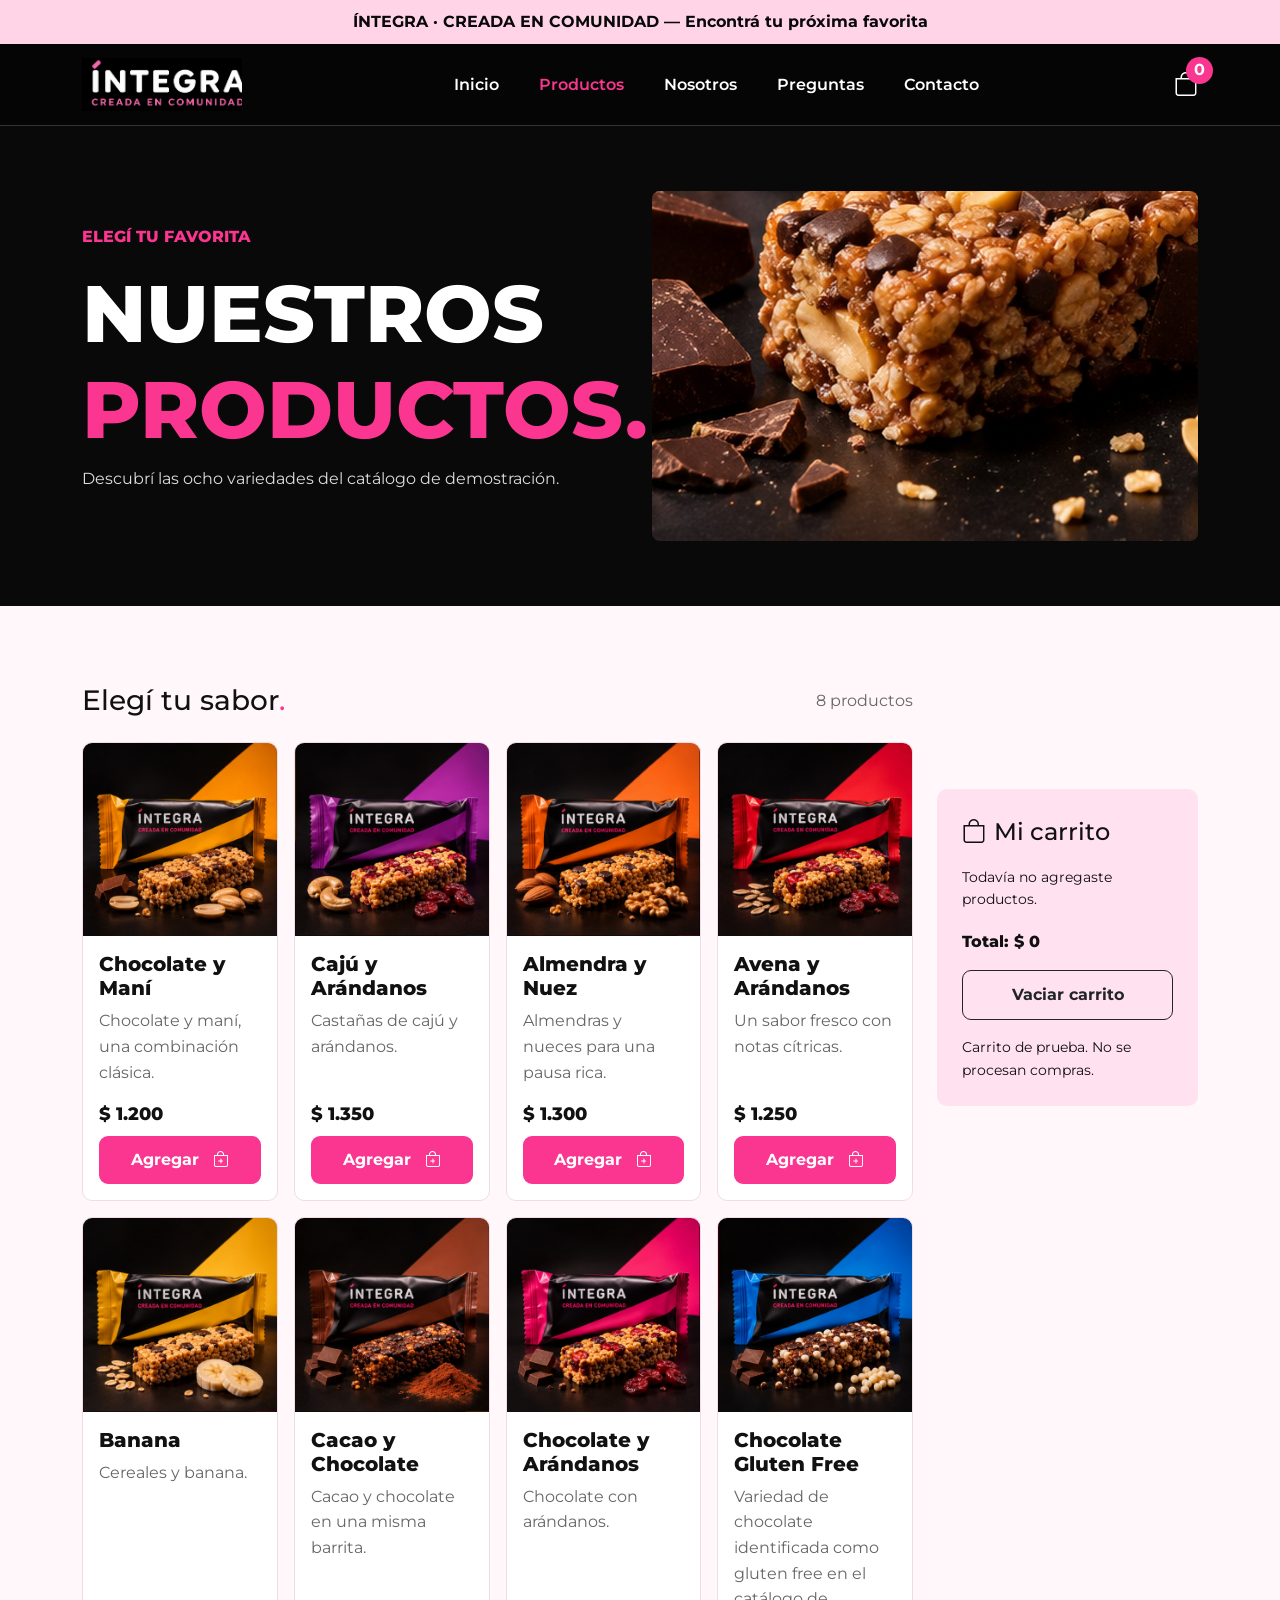
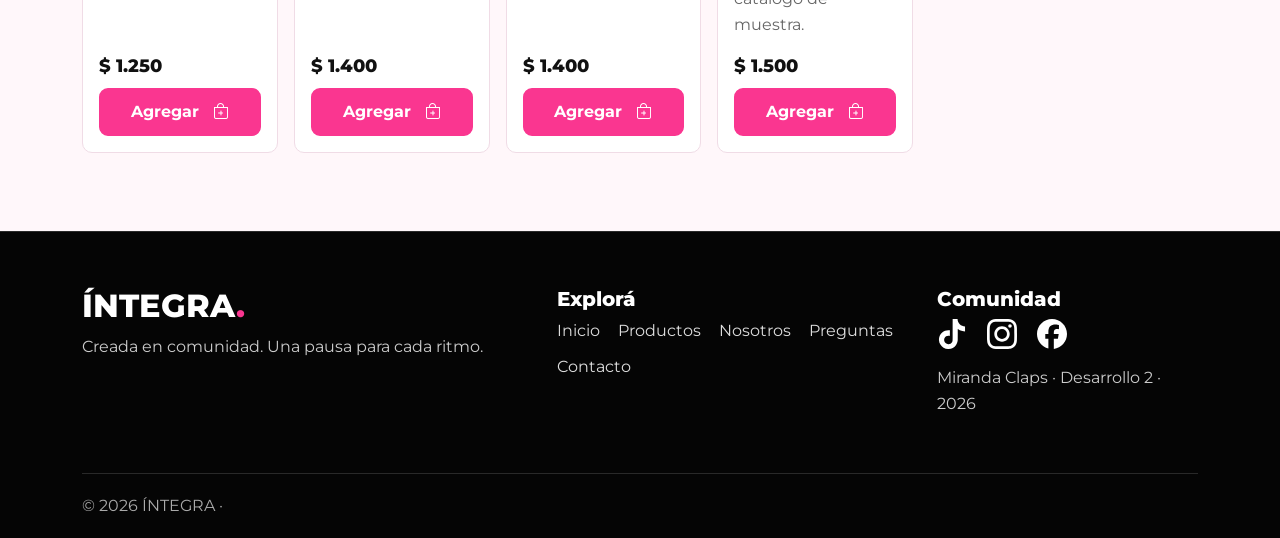
<file: productos.html>
<!doctype html>
<html lang="es">

<head>
    <meta charset="UTF-8">
    <meta name="viewport" content="width=device-width, initial-scale=1">
    <meta name="description" content="ÍNTEGRA, barritas para seguir tu ritmo. Sitio académico de demostración.">
    <title>Productos | ÍNTEGRA</title>
    <link rel="preconnect" href="https://fonts.googleapis.com">
    <link rel="preconnect" href="https://fonts.gstatic.com" crossorigin>
    <link href="https://fonts.googleapis.com/css2?family=Montserrat:wght@400;500;600;700;800;900&display=swap"
        rel="stylesheet">
    <link href="https://cdn.jsdelivr.net/npm/bootstrap@5.3.3/dist/css/bootstrap.min.css" rel="stylesheet">
    <link href="https://cdn.jsdelivr.net/npm/bootstrap-icons@1.11.3/font/bootstrap-icons.min.css" rel="stylesheet">
    <link href="css/estilos.css" rel="stylesheet">
</head>

<body>
    <div class="barra-superior text-center">ÍNTEGRA · CREADA EN COMUNIDAD <span class="d-none d-md-inline">— Encontrá tu
            próxima favorita</span></div>
    <header class="sticky-top encabezado-sitio">
        <nav class="navbar navbar-expand-lg navbar-dark">
            <div class="container"><a class="navbar-brand" href="index.html" aria-label="ÍNTEGRA, ir al inicio"><img
                        src="img/logo-integra-aprobado.png" alt="ÍNTEGRA creada en comunidad" width="160"
                        height="55"></a>
                <div class="d-flex align-items-center gap-3 order-lg-3"><a href="productos.html#carrito"
                        class="enlace-carrito" aria-label="Ver carrito"><i class="bi bi-bag"></i><span
                            id="cart-count">0</span></a><button class="navbar-toggler" type="button"
                        data-bs-toggle="collapse" data-bs-target="#mainNav" aria-controls="mainNav"
                        aria-expanded="false" aria-label="Abrir menú"><span class="navbar-toggler-icon"></span></button>
                </div>
                <div class="collapse navbar-collapse" id="mainNav">
                    <ul class="navbar-nav mx-auto gap-lg-4">
                        <li class="nav-item"><a class="nav-link " href="index.html">Inicio</a></li>
                        <li class="nav-item"><a class="nav-link active" href="productos.html">Productos</a></li>
                        <li class="nav-item"><a class="nav-link " href="nosotros.html">Nosotros</a></li>
                        <li class="nav-item"><a class="nav-link " href="preguntas.html">Preguntas</a></li>
                        <li class="nav-item"><a class="nav-link " href="contacto.html">Contacto</a></li>
                    </ul>
                </div>
            </div>
        </nav>
    </header>
    <main>
        <section class="banner-pagina banner-productos">
            <div class="container">
                <div class="row align-items-center g-4">
                    <div class="col-lg-6"><span class="subtitulo">ELEGÍ TU FAVORITA</span>
                        <h1>NUESTROS <span>PRODUCTOS.</span></h1>
                        <p>Descubrí las ocho variedades del catálogo de demostración.</p>
                    </div>
                    <div class="col-lg-6"><img class="imagen-banner" src="img/detalle-almendras.jpg"
                            alt="Almendras y frutos secos sobre fondo oscuro"></div>
                </div>
            </div>
        </section>
        <section class="seccion-clara seccion-catalogo">
            <div class="container">
                <div class="row g-4">
                    <div class="col-lg-9">
                        <div class="d-flex flex-wrap justify-content-between align-items-center gap-3 mb-4">
                            <h2 class="h3 mb-0">Elegí tu sabor<span class="punto-rosa">.</span></h2><span
                                class="contador-catalogo">8 productos</span>
                        </div>
                        <div class="row g-3" id="catalogo"></div>
                    </div>
                    <div class="col-lg-3">
                        <aside class="caja-carrito" id="carrito" aria-live="polite">
                            <div class="d-flex align-items-center gap-2 mb-3"><i class="bi bi-bag fs-4"></i>
                                <h2 class="h4 mb-0">Mi carrito</h2>
                            </div>
                            <div id="cart-items"></div>
                            <p class="total-carrito" id="total-carrito"></p><button class="btn btn-outline-dark w-100"
                                id="clear-cart" type="button">Vaciar carrito</button>
                            <p class="small mt-3 mb-0">Carrito de prueba. No se procesan compras.</p>
                        </aside>
                    </div>
                </div>
            </div>
        </section>
    </main>
     <footer class="pie-sitio">
        <div class="container">
            <div class="row gy-4">
                <div class="col-lg-5">
                    <h2 class="logo-pie">ÍNTEGRA<span>.</span></h2>
                    <p>Creada en comunidad. Una pausa para cada ritmo.</p>

                </div>
                <div class="col-lg-4">
                    <h3>Explorá</h3>
                    <div class="enlaces-pie"><a href="index.html">Inicio</a><a href="productos.html">Productos</a><a
                            href="nosotros.html">Nosotros</a><a href="preguntas.html">Preguntas</a><a
                            href="contacto.html">Contacto</a></div>
                </div>
                <div class="col-lg-3">
                    <h3>Comunidad</h3>
                    <div class="enlaces-redes">
                        <a href="https://www.tiktok.com/" target="_blank" rel="noopener noreferrer" aria-label="TikTok">
                            <img src="img/tiktok.svg" alt="TikTok">
                        </a>

                        <a href="https://www.instagram.com/" target="_blank" rel="noopener noreferrer"
                            aria-label="Instagram">
                            <img src=img/instagram.svg alt="Instagram">
                        </a>

                        <a href="https://www.facebook.com/" target="_blank" rel="noopener noreferrer"
                            aria-label="Facebook">
                            <img src="img/facebook.svg" alt="Facebook">
                        </a>
                    </div>
                    <p class="small mt-3">Miranda Claps · Desarrollo 2 · 2026</p>
                </div>
            </div>
            <div class="linea-pie">© 2026 ÍNTEGRA · </div>
        </div>
    </footer>
    <script src="https://cdn.jsdelivr.net/npm/bootstrap@5.3.3/dist/js/bootstrap.bundle.min.js"></script>
    <script src="js/productos.js"></script>
    <script src="js/app.js"></script>
</body>

</html>
</file>
<file: css/estilos.css>
html {
    font-size: 16px;
    scroll-behavior: smooth;
}

body {
    margin: 0;
    font-family: 'Montserrat', Arial, sans-serif;
    font-size: 1rem;
    line-height: 1.5;
    background-color: #090909;
    color: #ffffff;
}

h1, h2, h3, p {
    margin-top: 0;
}

h1, h2, h3 {
    font-weight: 800;
    line-height: 1.2;
}

h1 {
    font-size: 2.5rem;
}

h2 {
    font-size: 2rem;
}

h3 {
    font-size: 1.5rem;
}

p {
    font-size: 1rem;
    line-height: 1.6;
}

a {
    text-decoration: none;
}

img {
    max-width: 100%;
}

button, input, textarea, select {
    font-family: inherit;
    font-size: 1rem;
}


/* BARRA SUPERIOR */

.barra-superior {
    background-color: #ffd4e7;
    color: #090909;
    padding: 10px;
    font-size: 1rem;
    font-weight: 700;
    text-align: center;
}


.encabezado-sitio {
    background-color: #050505;
    border-bottom: 1px solid #333333;
}

.navbar {
    min-height: 72px;
}

.navbar-brand img {
    width: 125px;
    height: 48px;
    object-fit: contain;
}

.nav-link {
    color: #ffffff !important;
    font-size: 1rem;
    font-weight: 600;
}

.nav-link:hover,
.nav-link.active {
    color: #fa3690 !important;
}

.navbar-toggler {
    border: 0;
}

.enlace-carrito {
    color: #ffffff;
    font-size: 1.5rem;
    position: relative;
}

.enlace-carrito span {
    position: absolute;
    top: -10px;
    right: -15px;
    display: flex;
    justify-content: center;
    align-items: center;
    background-color: #fa3690;
    color: #ffffff;
    border-radius: 50%;
    min-width: 27px;
    height: 27px;
    font-size: 1rem;
    font-weight: 700;
}



.subtitulo {
    display: inline-block;
    color: #fa3690;
    font-size: 1rem;
    font-weight: 800;
    margin-bottom: 17px;
    text-transform: uppercase;
}

.subtitulo.dark {
    color: #111111;
}

.punto-rosa,
h1 span {
    color: #fa3690;
}

.btn {
    border-radius: 9px;
    padding: 12px 22px;
    font-size: 1rem;
    font-weight: 700;
}

.boton-rosa {
    background-color: #fa3690;
    border: 2px solid #fa3690;
    color: #ffffff;
}

.boton-rosa:hover,
.boton-rosa:focus {
    background-color: #d91e76;
    border-color: #d91e76;
    color: #ffffff;
}

.boton-oscuro {
    background-color: #090909;
    border: 2px solid #090909;
    color: #ffffff;
}

.boton-oscuro:hover {
    background-color: #333333;
    color: #ffffff;
}

.btn i {
    margin-left: 9px;
}



.portada {
    padding: 45px 0 55px;
    position: relative;
    overflow: hidden;
    background-color: #090909;
}

.portada .container {
    position: relative;
    z-index: 2;
}

.texto-portada h1 {
    font-size: 2.5rem;
    max-width: 640px;
}

.texto-portada p {
    max-width: 470px;
    color: #e5e5e5;
    font-size: 1rem;
    margin: 23px 0 28px;
}

.foto-portada {
    position: relative;
    overflow: hidden;
    border-radius: 8px;
}

.foto-portada img {
    width: 100%;
    height: 240px;
    object-fit: cover;
    display: block;
}

.aro-decorativo {
    position: absolute;
    left: -110px;
    bottom: -150px;
    width: 300px;
    height: 300px;
    border: 45px solid #442033;
    border-radius: 50%;
    pointer-events: none;
}


.franja-beneficios {
    padding: 18px 0;
    background-color: #111111;
    border-top: 1px solid #292929;
    border-bottom: 1px solid #292929;
}

.beneficio {
    display: flex;
    align-items: center;
    gap: 16px;
    padding: 10px 0;
}

.beneficio i {
    font-size: 2rem;
    color: #fa3690;
}

.beneficio strong,
.beneficio span {
    display: block;
    font-size: 1rem;
}

.beneficio strong {
    font-weight: 700;
}

.beneficio span {
    color: #bbbbbb;
    margin-top: 4px;
}



.seccion-clara {
    background-color: #fff7fa;
    color: #111111;
    padding: 55px 0;
    position: relative;
    overflow: hidden;
}

.titulo-seccion {
    margin-bottom: 30px;
    position: relative;
    z-index: 2;
}

.titulo-seccion h2 {
    margin-bottom: 0;
}

.enlace-texto {
    font-size: 1rem;
    font-weight: 700;
    color: #fa3690;
}

.enlace-texto:hover {
    color: #c5196a;
}



.seccion-sabores .container {
    position: relative;
    z-index: 1;
}

.tarjeta-sabor {
    background-color: #ffffff;
    border: 1px solid #f2e3eb;
    border-radius: 9px;
    overflow: hidden;
    height: 100%;
}

.imagen-sabor {
    background-color: #f6eaf0;
}

.imagen-sabor img {
    width: 100%;
    height: auto;
    display: block;
}

.pie-sabor {
    padding: 16px;
    display: flex;
    justify-content: space-between;
    align-items: center;
    gap: 8px;
}

.pie-sabor h3 {
    font-size: 1rem;
    margin: 0;
}

.pie-sabor a {
    color: #fa3690;
    font-size: 1rem;
}

.puntos-decorativos {
    position: absolute;
    right: -50px;
    bottom: -30px;
    width: 240px;
    height: 240px;
    opacity: 0.25;
    background-image: radial-gradient(#fa3690 3px, transparent 3px);
    background-size: 19px 19px;
}




.seccion-testimonios {
    padding: 50px 0;
    background-color: #111111;
}

.seccion-testimonios h2 {
    max-width: 360px;
}

.seccion-testimonios blockquote {
    font-size: 1.25rem;
    font-weight: 600;
    line-height: 1.5;
    margin: 0;
    padding-right: 20px;
}

.aclaracion {
    font-size: 1rem;
    color: #aaaaaa;
}

.controles-testimonios {
    display: flex;
    gap: 12px;
    margin-top: 25px;
}

.controles-testimonios button {
    background-color: transparent;
    border: 1px solid #aaaaaa;
    color: #ffffff;
    border-radius: 50%;
    width: 45px;
    height: 45px;
    font-size: 1rem;
}

.controles-testimonios button:hover {
    background-color: #fa3690;
    border-color: #fa3690;
}




.seccion-llamada-accion {
    padding: 60px 0;
    background-color: #090909;
}

.caja-llamada-accion {
    background-color: #ffd4e7;
    color: #111111;
    display: grid;
    grid-template-columns: 1fr;
    border-radius: 10px;
    overflow: hidden;
}

.caja-llamada-accion > div {
    padding: 27px;
}

.caja-llamada-accion h2 {
    margin-bottom: 12px;
}

.caja-llamada-accion img {
    width: 100%;
    height: 160px;
    object-fit: cover;
}




.banner-pagina {
    padding: 45px 0;
    background-color: #090909;
    overflow: hidden;
}

.banner-contacto {
    background-image: url("../img/grafica-textura-rosa.jpg");
    background-size: cover;
    background-position: center;
    background-repeat: no-repeat;
}

.banner-pagina p {
    font-size: 1rem;
    max-width: 520px;
    color: #dddddd;
}

.imagen-banner {
    width: 100%;
    height: 270px;
    object-fit: cover;
    border-radius: 8px;
}




.seccion-valores h2 {
    margin-bottom: 25px;
}

.valor {
    text-align: center;
    padding: 26px 18px;
    border-bottom: 1px solid #f4bad6;
    height: 100%;
}

.valor i {
    font-size: 2.4rem;
    color: #fa3690;
}

.valor h3 {
    margin-top: 14px;
}

.valor p {
    font-size: 1rem;
    color: #555555;
}

.seccion-historia {
    padding: 60px 0;
    position: relative;
    overflow: hidden;
}

.seccion-historia .container {
    position: relative;
    z-index: 1;
}

.seccion-historia h2 {
    max-width: 540px;
}

.seccion-historia p {
    color: #dddddd;
}

.foto-historia img {
    width: 100%;
    height: 280px;
    object-fit: cover;
    border-radius: 8px;
}

.aro-historia {
    left: auto;
    right: -160px;
    top: -170px;
    bottom: auto;
}


/* PAGINA PRODUCTOS */

.seccion-catalogo {
    min-height: 650px;
}

.contador-catalogo {
    font-size: 1rem;
    color: #666666;
}

.tarjeta-catalogo {
    background-color: #ffffff;
    border: 1px solid #f0dce6;
    border-radius: 10px;
    overflow: hidden;
    height: 100%;
    display: flex;
    flex-direction: column;
}

.tarjeta-catalogo img {
    width: 100%;
    height: auto;
    object-fit: cover;
}

.cuerpo-tarjeta-catalogo {
    padding: 16px;
    display: flex;
    flex-direction: column;
    flex: 1;
}

.tarjeta-catalogo h3 {
    font-size: 1.25rem;
}

.tarjeta-catalogo p {
    font-size: 1rem;
    color: #666666;
    flex: 1;
}

.tarjeta-catalogo .precio {
    font-size: 1.125rem;
    font-weight: 800;
}

.tarjeta-catalogo .btn {
    font-size: 1rem;
    padding: 10px;
}




.caja-carrito {
    position: static;
    border-radius: 10px;
    padding: 25px;
    background-color: #ffe1ef;
}

.fila-carrito {
    display: flex;
    justify-content: space-between;
    gap: 10px;
    border-bottom: 1px solid #f0b8d2;
    padding: 11px 0;
    font-size: 1rem;
}

.fila-carrito button {
    background: none;
    border: 0;
    color: #a2175c;
    font-size: 1rem;
}

.total-carrito {
    font-weight: 800;
    margin-top: 18px;
}



.banner-preguntas {
    min-height: 280px;
}

.seccion-preguntas .accordion-item {
    margin-bottom: 10px;
    border: 1px solid #eacbd9;
    border-radius: 8px;
    overflow: hidden;
}

.seccion-preguntas .accordion-button {
    font-size: 1rem;
    font-weight: 700;
}

.seccion-preguntas .accordion-button:not(.collapsed) {
    background-color: #ffe1ef;
    color: #111111;
}

.seccion-preguntas .accordion-body {
    font-size: 1rem;
}

.lateral-preguntas {
    background-color: #ffffff;
    border-radius: 10px;
    overflow: hidden;
    padding-bottom: 25px;
}

.lateral-preguntas img {
    width: 100%;
    height: 210px;
    object-fit: cover;
}

.lateral-preguntas h2 {
    font-size: 1.5rem;
    padding: 20px 20px 0;
}

.lateral-preguntas .btn {
    margin-left: 20px;
}



.seccion-contacto h2 {
    margin-bottom: 20px;
}

.detalle-contacto {
    display: flex;
    gap: 17px;
    margin-top: 30px;
    align-items: flex-start;
}

.detalle-contacto > i {
    font-size: 1.7rem;
    color: #fa3690;
}

.detalle-contacto h3 {
    margin-bottom: 5px;
}

.detalle-contacto a {
    font-size: 1rem;
    color: #bf1567;
    font-weight: 700;
}

.dibujo-contacto {
    display: none;
}



.formulario-contacto {
    padding: 23px;
    background-color: #ffffff;
    border-radius: 10px;
}

.formulario-contacto h2 {
    font-size: 1.8rem;
}

.formulario-contacto p {
    font-size: 1rem;
}

.form-label {
    font-weight: 700;
    font-size: 1rem;
}

.form-control,
.form-select {
    border-radius: 7px;
    border: 1px solid #d6cbd0;
    padding: 12px;
    font-size: 1rem;
}

.form-control:focus,
.form-select:focus {
    border-color: #fa3690;
    box-shadow: 0 0 0 3px #ffd4e7;
}

.form-text,
.invalid-feedback,
.valid-feedback {
    font-size: 1rem;
}

.estado-formulario {
    font-weight: 700;
    color: #9d1559;
    margin-top: 16px;
}



.pie-sitio {
    padding: 55px 0 20px;
    background-color: #050505;
    border-top: 1px solid #2a2a2a;
}

.logo-pie {
    font-size: 2rem;
}

.logo-pie span {
    color: #fa3690;
}

.pie-sitio p {
    color: #cccccc;
    font-size: 1rem;
}

.pie-sitio h3 {
    font-size: 1.25rem;
}

.enlaces-pie {
    display: flex;
    flex-wrap: wrap;
    gap: 12px 18px;
}

.enlaces-pie a,
.enlaces-redes a {
    color: #dddddd;
    font-size: 1rem;
}

.enlaces-pie a:hover,
.enlaces-redes a:hover {
    color: #fa3690;
}


.enlaces-redes {
    display: flex;
    align-items: center;
    gap: 20px;
}

.enlaces-redes img {
    display: block;
    width: 30px;
    height: 30px;
    filter: brightness(0) invert(1);
}

.enlaces-redes a:hover img {
    opacity: 0.7;
}

.linea-pie {
    margin-top: 40px;
    padding-top: 20px;
    border-top: 1px solid #292929;
    font-size: 1rem;
    color: #aaaaaa;
}




@media (min-width: 768px) {

    h1 {
        font-size: 3rem;
    }

    h2 {
        font-size: 2.25rem;
    }

    .navbar-brand img {
        width: 160px;
        height: 55px;
    }

    .portada {
        padding: 60px 0 70px;
    }

    .texto-portada h1 {
        font-size: 3rem;
    }

    .foto-portada img {
        height: 340px;
    }

    .franja-beneficios {
        padding: 28px 0;
    }

    .seccion-clara {
        padding: 70px 0;
    }

    .pie-sabor {
        padding: 18px;
    }

    .seccion-testimonios {
        padding: 70px 0;
    }

    .seccion-testimonios blockquote {
        font-size: 1.5rem;
    }

    .caja-llamada-accion {
        grid-template-columns: 1.2fr 0.8fr;
    }

    .caja-llamada-accion > div {
        padding: 30px;
    }

    .caja-llamada-accion img {
        height: 100%;
    }

    .banner-pagina {
        padding: 65px 0;
    }

    .imagen-banner {
        height: 350px;
    }

    .valor {
        border-bottom: 0;
        border-right: 1px solid #f4bad6;
    }

    .seccion-historia {
        padding: 85px 0;
    }

    .foto-historia img {
        height: 420px;
    }

    .formulario-contacto {
        padding: 35px;
    }

    .dibujo-contacto {
        display: block;
        font-size: 8rem;
        line-height: 1;
        color: #442033;
        margin-top: 35px;
    }

}




@media (min-width: 992px) {

    h1 {
        font-size: 4rem;
    }

    h2 {
        font-size: 2.75rem;
    }

    .portada {
        padding: 76px 0 85px;
    }

    .texto-portada h1 {
        font-size: 4rem;
    }

    .foto-portada img {
        height: 430px;
    }

    .beneficio {
        padding: 10px 24px;
        border-right: 1px solid #444444;
    }

    .seccion-clara {
        padding: 78px 0;
    }

    .seccion-testimonios blockquote {
        font-size: 2rem;
    }

    .caja-llamada-accion > div {
        padding: 50px;
    }

    .caja-carrito {
        position: sticky;
        top: 105px;
    }

}



@media (min-width: 1200px) {

    h1 {
        font-size: 5rem;
    }

    h2 {
        font-size: 3rem;
    }

    .texto-portada h1 {
        font-size: 5rem;
    }

}

.franja-beneficios {
    position: relative;
    overflow: hidden;
}

.franja-beneficios .container {
    position: relative;
    z-index: 1;
}

.decoracion-beneficios {
    position: absolute;
    inset: 0;
    pointer-events: none;
}

.destello {
    position: absolute;
    width: 24px;
    height: 24px;
    background-color: #fa3690;
    clip-path: polygon(
        50% 0%,
        60% 40%,
        100% 50%,
        60% 60%,
        50% 100%,
        40% 60%,
        0% 50%,
        40% 40%
    );
}

.destello-uno {
    top: 12%;
    left: 3%;
}

.destello-dos {
    bottom: 12%;
    right: 4%;
    width: 18px;
    height: 18px;
}

.circulo-beneficios {
    position: absolute;
    top: -35px;
    right: 15%;
    width: 90px;
    height: 90px;
    border: 3px solid #fa3690;
    border-radius: 50%;
    opacity: 0.35;
}

.zigzag-beneficios {
    position: absolute;
    bottom: -15px;
    left: 18%;
    width: 80px;
    height: 35px;
    border-top: 4px solid #fa3690;
    transform: rotate(-20deg);
    opacity: 0.5;
}

@media (min-width: 992px) {
    .destello-uno {
        width: 35px;
        height: 35px;
    }

    .destello-dos {
        width: 28px;
        height: 28px;
    }

    .circulo-beneficios {
        width: 140px;
        height: 140px;
    }
}

.banner-preguntas {
    position: relative;
    overflow: hidden;
    background-color: #090909;
}

.banner-preguntas .container {
    position: relative;
    z-index: 2;
}

.decoracion-preguntas {
    position: absolute;
    inset: 0;
    pointer-events: none;
    z-index: 0;
}

.rayo-preguntas {
    position: absolute;
    width: 70px;
    height: 110px;
    top: 15%;
    left: -15px;
    background-color: #fa3690;
    clip-path: polygon(
        55% 0%,
        10% 55%,
        45% 55%,
        25% 100%,
        95% 35%,
        60% 35%,
        85% 0%
    );
    transform: rotate(-15deg);
    opacity: 0.8;
}

.pregunta-decorativa {
    position: absolute;
    color: #fa3690;
    font-family: Montserrat, sans-serif;
    font-weight: 900;
    line-height: 1;
}

.pregunta-uno {
    top: 10%;
    right: 12%;
    font-size: 4rem;
    transform: rotate(20deg);
    opacity: 0.6;
}

.pregunta-dos {
    bottom: 8%;
    left: 22%;
    font-size: 2.5rem;
    transform: rotate(-20deg);
    opacity: 0.4;
}

.circulo-preguntas {
    position: absolute;
    width: 110px;
    height: 110px;
    border: 3px solid #fa3690;
    border-radius: 50%;
    right: -40px;
    bottom: -40px;
    opacity: 0.5;
}

.linea-preguntas {
    position: absolute;
    width: 90px;
    height: 5px;
    background-color: #fa3690;
    left: 8%;
    bottom: 15%;
    transform: rotate(-25deg);
    opacity: 0.7;
}

@media (min-width: 992px) {
    .rayo-preguntas {
        width: 140px;
        height: 200px;
        left: 5%;
        top: 10%;
    }

    .pregunta-uno {
        font-size: 7rem;
        right: 15%;
    }

    .pregunta-dos {
        font-size: 4rem;
    }

    .circulo-preguntas {
        width: 180px;
        height: 180px;
    }
}
</file>
